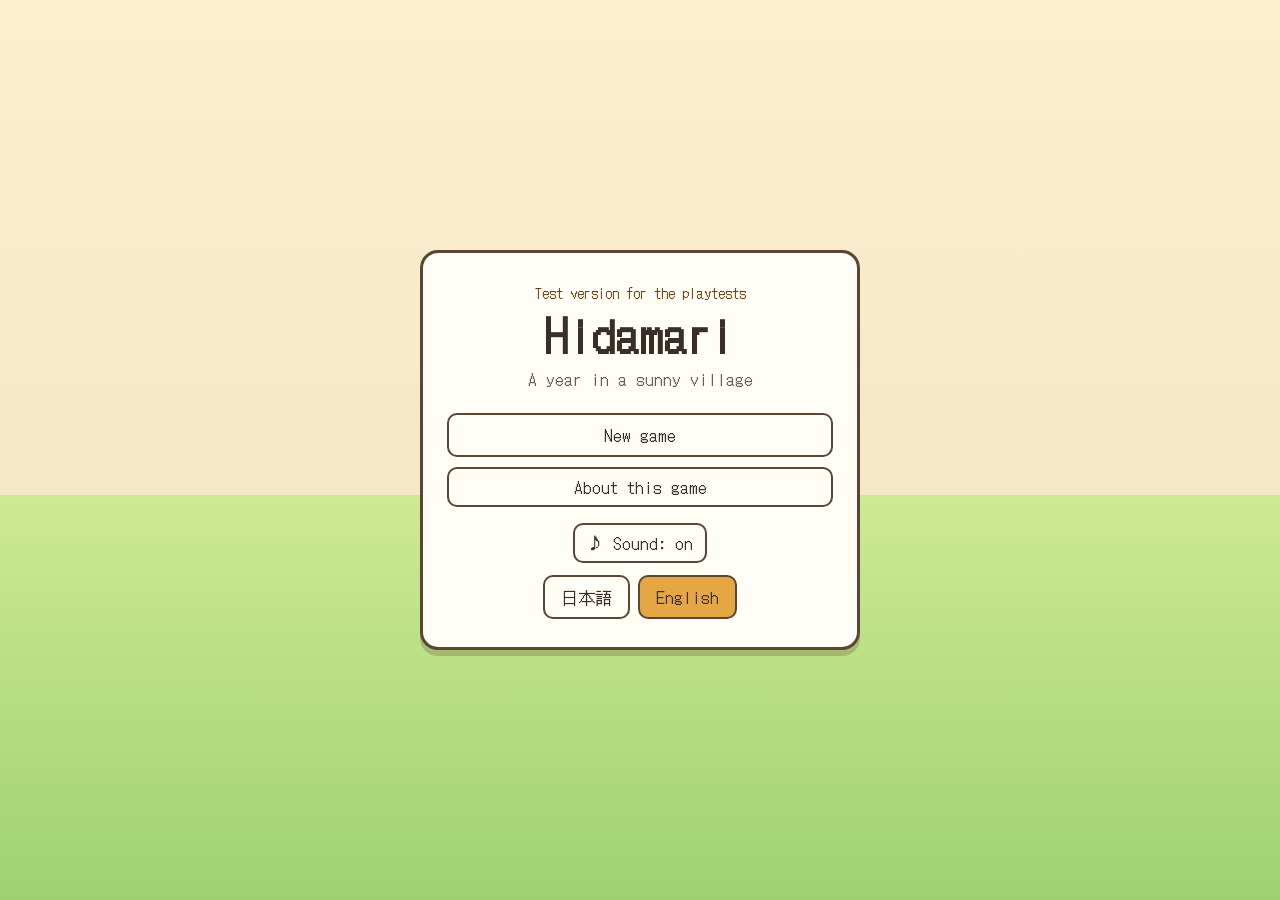
<file: index.html>
<!doctype html>
<html lang="en">
<head>
<meta charset="utf-8">
<meta name="viewport" content="width=device-width, initial-scale=1, viewport-fit=cover">
<!-- All texts on this page come from lang/en.js and lang/ja.js.
     ?v=4.2.2: the version of the game. Raise it everywhere at once (for example 4.1.2) after a
     change, so browsers fetch the new files instead of mixing them with older ones they keep. -->
<title data-i18n="app.pageTitle"></title>
<meta name="theme-color" content="#F6E8C6">
<!-- App icon and app description for installing the game (icons made by tools/make-icons.js) -->
<link rel="icon" href="icons/icon.svg" type="image/svg+xml">
<link rel="apple-touch-icon" href="icons/apple-touch-icon.png">
<link rel="manifest" href="manifest.webmanifest">
<link rel="stylesheet" href="fonts/fonts.css?v=4.2.2">
<link rel="stylesheet" href="css/game.css?v=4.2.2">
</head>
<body>
  <!-- ===== Title screen ===== -->
  <section id="titleScreen" class="screen title-screen">
    <div class="title-card">
      <p class="test-note" data-i18n="title.testNote"></p>
      <h1 class="game-title" data-i18n="title.name"></h1>
      <p class="subtitle" data-i18n="title.subtitle"></p>
      <div class="title-buttons">
        <button type="button" id="continueBtn" class="btn btn-primary" hidden></button>
        <button type="button" id="newGameBtn" class="btn" data-i18n="title.newGame"></button>
        <button type="button" id="notebookBtn" class="btn" data-i18n="title.notebook" hidden></button>
        <button type="button" id="aboutBtn" class="btn btn-small" data-i18n="title.about"></button>
      </div>
      <!-- Sound on or off (text set by js/ui.js) -->
      <button type="button" id="soundBtn" class="btn btn-small sound-btn" aria-pressed="true"></button>
      <!-- Installing and playing offline (js/offline.js) -->
      <button type="button" id="installBtn" class="btn btn-small install-btn" data-i18n="title.install" hidden></button>
      <p id="installHint" class="muted install-note" data-i18n="title.installHint" hidden></p>
      <p id="offlineNote" class="muted install-note" data-i18n="title.offlineReady" hidden></p>
      <form id="nameForm" class="name-form" hidden>
        <label for="nameInput" data-i18n="title.nameLabel"></label>
        <input id="nameInput" maxlength="10" autocomplete="off" spellcheck="false">
        <fieldset class="look-pick">
          <legend data-i18n="title.lookLabel"></legend>
          <!-- The four looks, added by js/ui.js -->
          <div id="lookChoices" class="look-choices"></div>
        </fieldset>
        <p id="overwriteNote" class="muted" data-i18n="title.overwrite" hidden></p>
        <button type="submit" class="btn btn-primary" data-i18n="title.start"></button>
      </form>
      <!-- One button per language file, added by js/ui.js -->
      <nav class="lang-switch" id="langSwitch" data-i18n-aria-label="lang.switchLabel"></nav>
    </div>

    <!-- The village notebook from the title screen: every note found in any game -->
    <div id="titlePanel" class="panel" hidden role="dialog" aria-modal="true" aria-labelledby="titlePanelTitle">
      <div class="panel-box">
        <h2 id="titlePanelTitle" data-i18n="notebook.title"></h2>
        <div id="titlePanelBody" class="panel-body"></div>
        <div class="panel-actions"><button type="button" id="titlePanelClose" class="btn btn-primary" data-i18n="ui.close"></button></div>
      </div>
    </div>
  </section>

  <!-- ===== The game ===== -->
  <section id="gameScreen" class="screen game-screen" hidden>
    <div id="stage" class="stage">
      <canvas id="world" data-i18n-aria-label="game.worldLabel" role="img"></canvas>
    </div>

    <header class="hud">
      <div class="hud-box"><span id="hudDay"></span> <span id="hudTime" class="hud-time"></span> <span id="hudWeather"></span></div>
      <div class="hud-box hud-right"><span id="hudMoney"></span>
        <button type="button" id="mapBtn" class="btn btn-small" data-i18n="ui.map"></button>
        <button type="button" id="menuBtn" class="btn btn-small" data-i18n="ui.menu"></button></div>
    </header>

    <p id="sceneInfo" class="scene-info" aria-live="polite" hidden></p>
    <p id="hint" class="hint" aria-live="polite" hidden></p>
    <button type="button" id="actionBtn" class="action-btn" hidden></button>

    <!-- Conversations -->
    <div id="dialogue" class="dialogue" hidden tabindex="-1" aria-live="polite">
      <div class="dialogue-head"><span id="dlgName" class="dlg-name"></span><span id="dlgHearts" class="hearts"></span></div>
      <p id="dlgText" class="dlg-text"></p>
      <div id="dlgChoices" class="choices"></div>
      <span id="dlgNext" class="dlg-next" aria-hidden="true">▼</span>
    </div>

    <!-- Build mode -->
    <div id="buildBar" class="build-bar" hidden role="region" data-i18n-aria-label="build.title">
      <div class="build-head"><h2 data-i18n="build.title"></h2><p class="muted" data-i18n="build.help"></p></div>
      <div id="buildTools" class="tools"></div>
      <p id="buildInfo" class="build-info"></p>
      <p id="buildProblem" class="build-problem"></p>
      <div class="build-actions">
        <button type="button" id="buildUndo" class="btn btn-small" data-i18n="build.undo"></button>
        <button type="button" id="buildCancel" class="btn btn-small" data-i18n="build.cancel"></button>
        <button type="button" id="buildGo" class="btn btn-small btn-primary" data-i18n="build.go"></button>
      </div>
    </div>

    <!-- Windows: bag, diary, menu, settings, evening summary -->
    <div id="panel" class="panel" hidden role="dialog" aria-modal="true" aria-labelledby="panelTitle">
      <div class="panel-box">
        <h2 id="panelTitle"></h2>
        <div id="panelBody" class="panel-body"></div>
        <div id="panelActions" class="panel-actions"></div>
      </div>
    </div>
  </section>

  <script src="js/i18n.js?v=4.2.2"></script>
  <script src="lang/en.js?v=4.2.2"></script>
  <script src="lang/ja.js?v=4.2.2"></script>
  <script src="lang/ja-readings.js?v=4.2.2"></script>
  <script src="js/furigana.js?v=4.2.2"></script>
  <script src="js/music.js?v=4.2.2"></script>
  <script src="js/sound.js?v=4.2.2"></script>
  <script src="js/sprite-sheet.js?v=4.2.2"></script>
  <script src="js/map-data.js?v=4.2.2"></script>
  <script src="js/game-data.js?v=4.2.2"></script>
  <script src="js/rules.js?v=4.2.2"></script>
  <script src="js/community.js?v=4.2.2"></script>
  <script src="js/festivals.js?v=4.2.2"></script>
  <script src="js/events.js?v=4.2.2"></script>
  <script src="js/notebook.js?v=4.2.2"></script>
  <script src="js/soundscape.js?v=4.2.2"></script>
  <script src="js/save.js?v=4.2.2"></script>
  <script src="js/offline.js?v=4.2.2"></script>
  <script src="js/render.js?v=4.2.2"></script>
  <script src="js/input.js?v=4.2.2"></script>
  <script src="js/world.js?v=4.2.2"></script>
  <script src="js/dialogue.js?v=4.2.2"></script>
  <script src="js/talks.js?v=4.2.2"></script>
  <script src="js/story.js?v=4.2.2"></script>
  <script src="js/scenes.js?v=4.2.2"></script>
  <script src="js/minimap.js?v=4.2.2"></script>
  <script src="js/ui.js?v=4.2.2"></script>
  <script src="js/build.js?v=4.2.2"></script>
  <script src="js/main.js?v=4.2.2"></script>
</body>
</html>
</file>
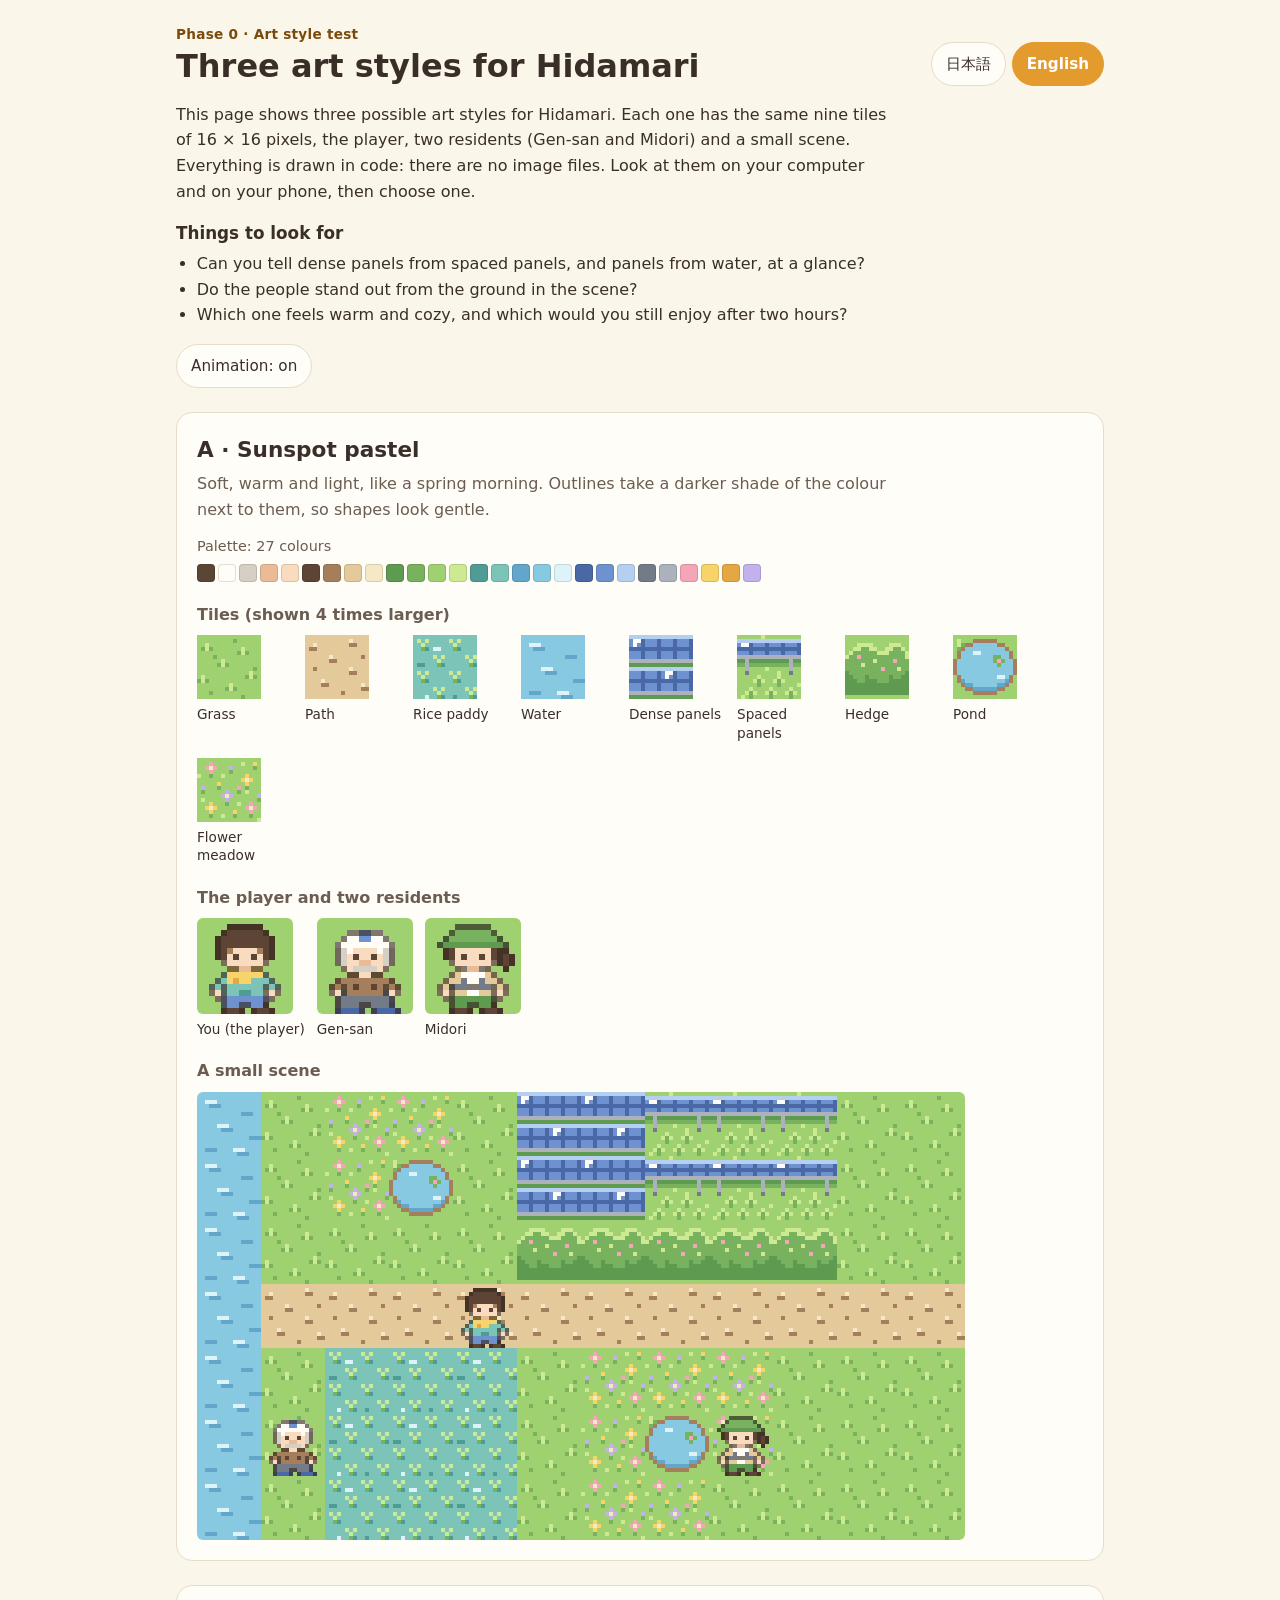
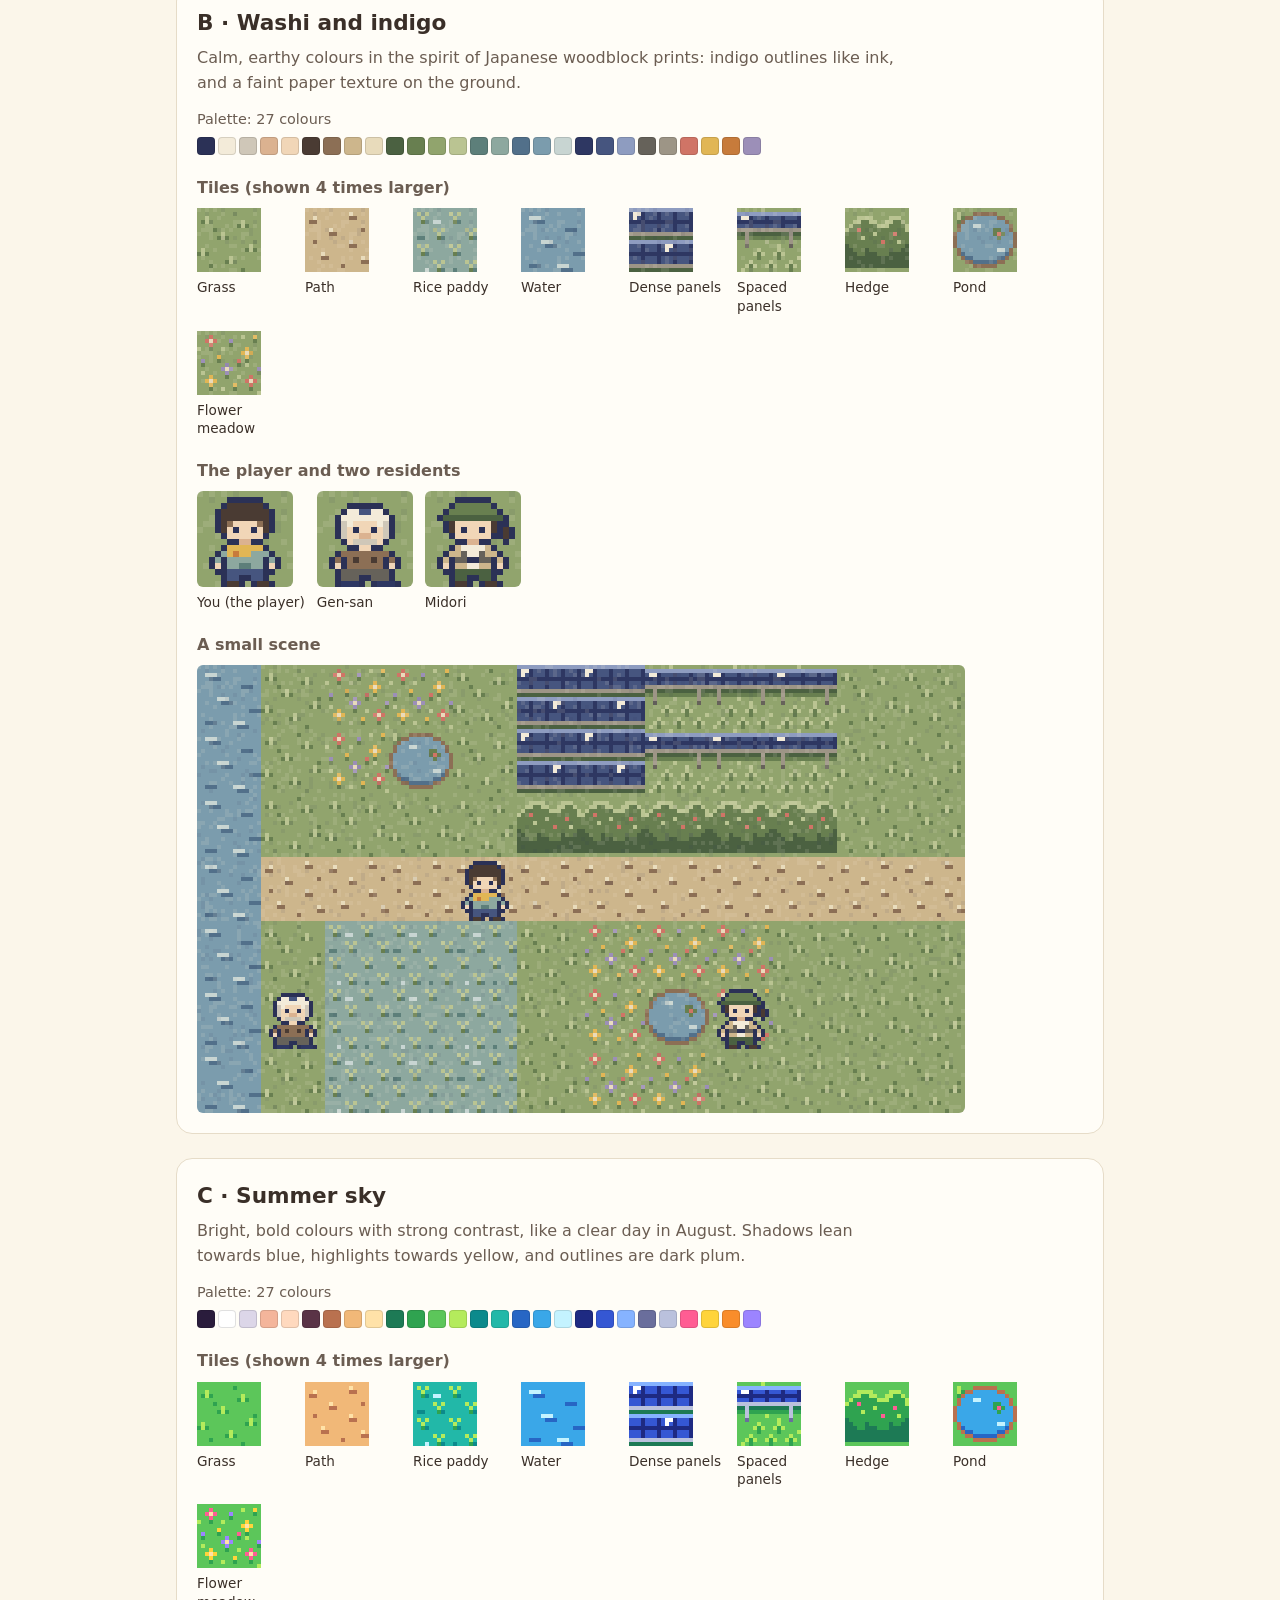
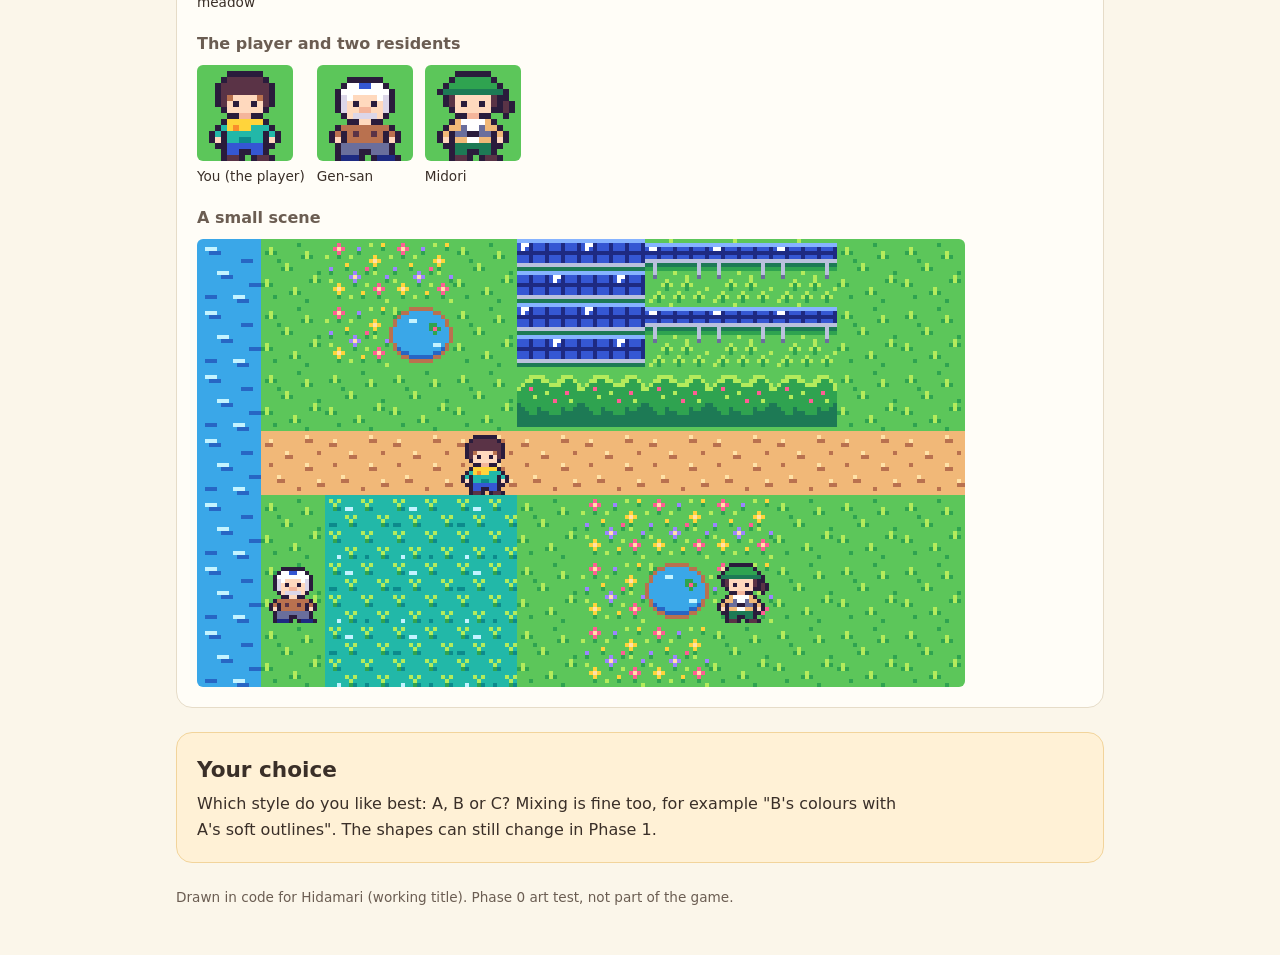
<file: art-test.html>
<!doctype html>
<html lang="en">
<head>
<meta charset="utf-8">
<meta name="viewport" content="width=device-width, initial-scale=1">
<!-- All texts on this page come from lang/en.js and lang/ja.js -->
<title data-i18n="art.pageTitle"></title>
<link rel="stylesheet" href="css/art-test.css">
</head>
<body>
  <header class="top">
    <div>
      <p class="kicker" data-i18n="art.kicker"></p>
      <h1 data-i18n="art.title"></h1>
    </div>
    <!-- One button per language file, added by js/art-test.js -->
    <nav class="lang-switch" id="langSwitch" data-i18n-aria-label="lang.switchLabel"></nav>
  </header>

  <main>
    <section class="intro">
      <p data-i18n="art.intro"></p>
      <h2 data-i18n="art.lookForTitle"></h2>
      <ul>
        <li data-i18n="art.lookFor1"></li>
        <li data-i18n="art.lookFor2"></li>
        <li data-i18n="art.lookFor3"></li>
      </ul>
      <button type="button" class="btn" id="animBtn" aria-pressed="true"></button>
    </section>

    <!-- The three style cards are added here by js/art-test.js -->
    <div id="styles"></div>

    <section class="choose">
      <h2 data-i18n="art.chooseTitle"></h2>
      <p data-i18n="art.chooseText"></p>
    </section>
  </main>

  <footer>
    <p data-i18n="art.footer"></p>
  </footer>

  <script src="js/i18n.js"></script>
  <script src="lang/en.js"></script>
  <script src="lang/ja.js"></script>
  <script src="js/art-test.js"></script>
</body>
</html>
</file>
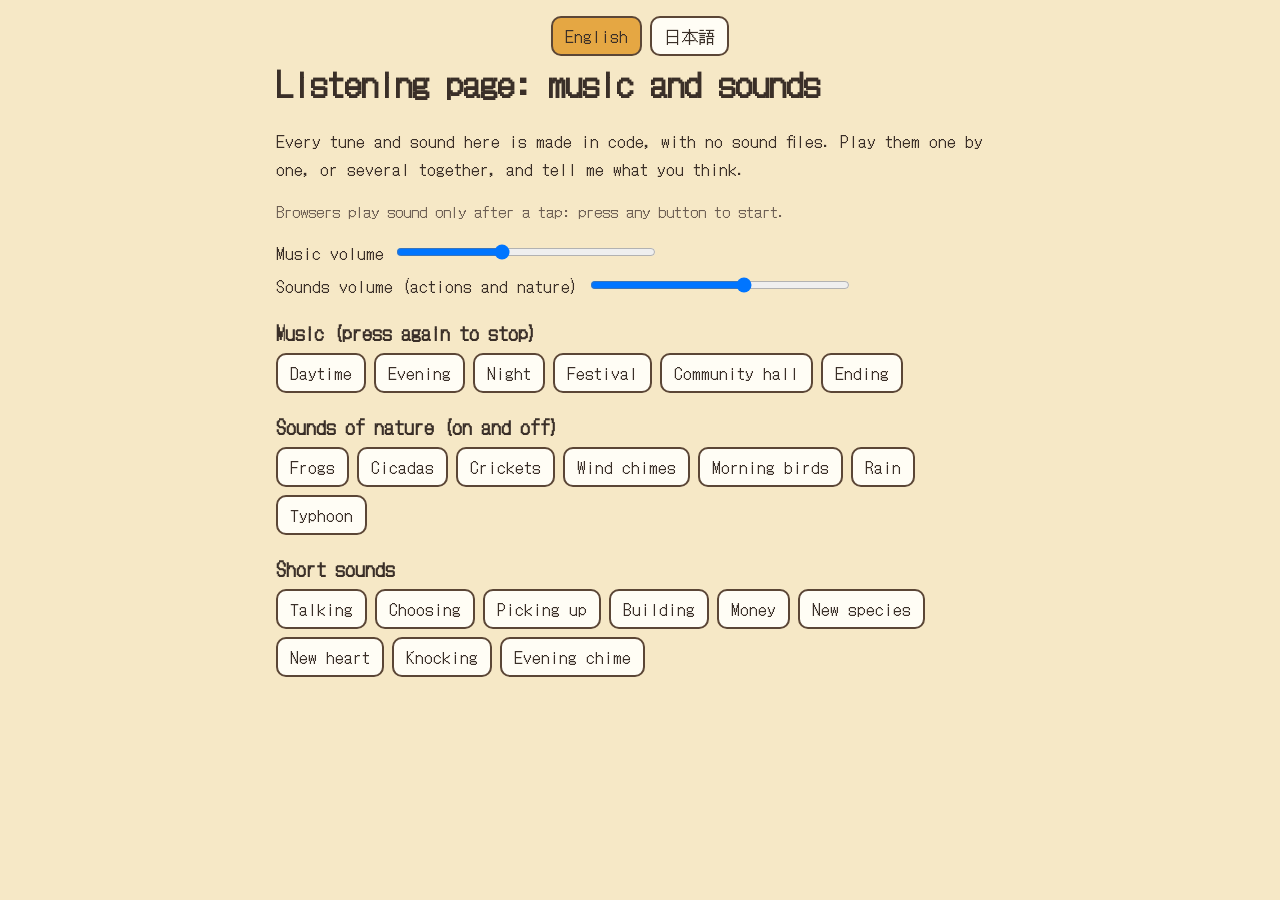
<file: sound-test.html>
<!doctype html>
<html lang="en">
<head>
<meta charset="utf-8">
<meta name="viewport" content="width=device-width, initial-scale=1">
<!-- The listening page for the music and sounds (Milestone 3.3). All texts come from lang/en.js and lang/ja.js -->
<title data-i18n="sound.pageTitle"></title>
<link rel="stylesheet" href="fonts/fonts.css">
<link rel="stylesheet" href="css/game.css">
<style>
  html, body { overflow: auto; height: auto; background: var(--paper-2); }
  .sound-page { max-width: 760px; margin: 0 auto; padding: 16px; }
  .sound-page h1 { margin: 0 0 4px; }
  .sound-page h2 { margin: 18px 0 6px; font-size: 1.1rem; }
  .sound-grid { display: flex; flex-wrap: wrap; gap: 8px; }
  .sound-grid .btn[aria-pressed="true"] { background: var(--accent); }
  .volume { display: flex; align-items: center; gap: 10px; margin: 6px 0; }
  .volume input { flex: 1; max-width: 260px; }
  .muted-note { color: var(--ink-soft); font-size: 0.9rem; }
</style>
</head>
<body>
  <main class="sound-page">
    <nav class="lang-switch" id="langSwitch" data-i18n-aria-label="lang.switchLabel"></nav>
    <h1 data-i18n="sound.title"></h1>
    <p data-i18n="sound.intro"></p>
    <p class="muted-note" data-i18n="sound.tap"></p>

    <div class="volume"><label for="musicVol" data-i18n="settings.musicVolume"></label><input id="musicVol" type="range" min="0" max="100" value="40"></div>
    <div class="volume"><label for="soundVol" data-i18n="settings.soundVolume"></label><input id="soundVol" type="range" min="0" max="100" value="60"></div>

    <h2 data-i18n="sound.music"></h2>
    <!-- One button per tune, added by js/sound-test.js -->
    <div class="sound-grid" id="tunes"></div>

    <h2 data-i18n="sound.nature"></h2>
    <div class="sound-grid" id="nature"></div>

    <h2 data-i18n="sound.effects"></h2>
    <div class="sound-grid" id="effects"></div>
  </main>

  <script src="js/i18n.js"></script>
  <script src="lang/en.js"></script>
  <script src="lang/ja.js"></script>
  <script src="js/music.js"></script>
  <script src="js/sound.js"></script>
  <script src="js/sound-test.js"></script>
</body>
</html>
</file>
<file: fonts/fonts.css>
/* The font of Hidamari, kept in the project so the game works offline and doesn't contact Google.
   Made by tools/make-fonts.js from Google Fonts, with only the characters the game uses (characters.json).
   Don't edit this file by hand: run  node tools/make-fonts.js  again after adding text with new characters.
   Licence: SIL Open Font License 1.1, see OFL-dotgothic16.txt in this folder. */

@font-face {
  font-family: "DotGothic16";
  font-style: normal;
  font-weight: 400;
  font-display: swap;
  src: url("dotgothic16-1.woff2") format("woff2");
  unicode-range: U+20-7E, U+A0-FF, U+14D, U+16B, U+2010-2027, U+2190-2193, U+2212, U+2248, U+25B3, U+25BC, U+25CB, U+2600-2602, U+2661, U+2665, U+266A, U+2744, U+3000-303F, U+3041-3096, U+309B-309E, U+30A1-30FE, U+4E00, U+4E07-4E0B, U+4E0D, U+4E16, U+4E21, U+4E26, U+4E2D, U+4E38, U+4E3B, U+4E57, U+4E71, U+4E73, U+4E7E, U+4E86, U+4E88, U+4E8B-4E8C, U+4E92, U+4E94, U+4EA4, U+4EAC, U+4EBA, U+4ECA-4ECB, U+4ED5, U+4ED8;
}

@font-face {
  font-family: "DotGothic16";
  font-style: normal;
  font-weight: 400;
  font-display: swap;
  src: url("dotgothic16-2.woff2") format("woff2");
  unicode-range: U+4EE3, U+4EE5, U+4EEE, U+4EF2, U+4EF6, U+4EFB, U+4F11, U+4F1A, U+4F1D, U+4F3A, U+4F4D-4F50, U+4F53, U+4F55, U+4F59, U+4F5C, U+4F7F, U+4F8B, U+4FA1, U+4FBF, U+4FC2-4FC3, U+4FDD, U+4FE1, U+4FEE, U+500B, U+500D, U+5012, U+5019, U+5024, U+505C, U+5065, U+5074, U+5099, U+50AC, U+50B7, U+50CD, U+50CF, U+512A, U+5143-5145, U+5148-5149, U+5165, U+5168, U+516C, U+5171, U+5177-5178, U+5185-5186, U+518D, U+5197, U+5199, U+51AC, U+51B7, U+51CD, U+51DB, U+51FA, U+5206-5208, U+5217, U+521D, U+5224, U+5229, U+5230, U+5236-5237, U+523A, U+5247, U+524A, U+524D, U+5263-5264, U+5272, U+5287, U+529B, U+52A0, U+52A9, U+52B9, U+52C9, U+52D5, U+52D9, U+52DD, U+52DF, U+52E2, U+5305, U+5316-5317, U+5339-533B, U+5341, U+5343, U+5348, U+534A, U+5353-5354, U+5357, U+535A, U+5370-5371, U+5375, U+539F, U+53BB, U+53C2, U+53CB, U+53CD-53CE, U+53D6-53D7, U+53E3-53E5, U+53EC, U+53EF-53F0, U+53F2-53F3, U+53F7-53F8, U+5408-5409, U+540C-540D, U+5411, U+542B, U+5438, U+5442, U+544A, U+5468, U+5473, U+547C-547D, U+548C, U+54B2, U+54C1, U+54E1, U+5531, U+5546, U+554F, U+559C, U+55B6, U+5668, U+56DB, U+56DE, U+56E3, U+56F0, U+56F2-56F3, U+56FA, U+56FD, U+5712, U+571F, U+5728, U+5730, U+5742, U+5747, U+578B, U+57A3, U+57CB, U+57DF, U+57FA, U+5802, U+5806, U+5824, U+5831, U+5834, U+5869, U+5883, U+5897, U+58A8, U+58C1, U+58F0, U+58F2, U+5909, U+590F, U+5915-5916, U+591A, U+591C, U+5927, U+5929-592B, U+5931, U+5948, U+5965, U+5973, U+597D, U+59CB, U+59D3-59D4, U+59FF, U+5A18, U+5A5A, U+5B50, U+5B57-5B58, U+5B63, U+5B66, U+5B6B, U+5B85, U+5B88-5B89, U+5B8C, U+5B9A, U+5B9D, U+5B9F, U+5BA2-5BA4, U+5BB3, U+5BB6, U+5BC4, U+5BC6, U+5BCC, U+5BD2, U+5BDD, U+5BDF, U+5BF8, U+5BFE, U+5C0E-5C0F, U+5C11, U+5C31, U+5C3E, U+5C40, U+5C45, U+5C4A-5C4B, U+5C71, U+5CB8, U+5D50, U+5DDD-5DDE, U+5DE3, U+5DE5-5DE6, U+5DEE, U+5DFB, U+5E02-5E03, U+5E0C, U+5E2D, U+5E2F-5E30, U+5E33, U+5E38, U+5E3D, U+5E55, U+5E72-5E74, U+5E7C, U+5E81, U+5E83, U+5E95, U+5E97, U+5E9C, U+5EA6-5EA7, U+5EAB, U+5EAD, U+5EB7, U+5EC3, U+5EFA, U+5F0F, U+5F15, U+5F1F, U+5F35, U+5F37, U+5F53, U+5F62, U+5F69, U+5F71, U+5F79, U+5F7C, U+5F85, U+5F8B-5F8C, U+5F97, U+5FA9, U+5FC3, U+5FC5, U+5FD8-5FD9, U+5FDC, U+601D, U+6025, U+6027, U+604B, U+6052, U+6065, U+6069, U+606F, U+6075, U+6094, U+60AA, U+60B2, U+60C5, U+60E7, U+60F3, U+610F, U+611F, U+614E, U+6162-6163, U+616E, U+61A9, U+61D0, U+6210, U+6238, U+623B, U+623F-6240, U+624B, U+6255, U+6271, U+627F, U+6295, U+6298, U+629C, U+629E, U+62BC, U+62C5, U+62CD, U+62FE, U+6301, U+6307, U+632F, U+633F, U+6383, U+6388, U+6392, U+6398, U+63A1-63A2, U+63A7-63A8, U+63B2, U+63CF-63D0, U+63E1, U+63F4, U+642C, U+6458, U+64A4, U+64AE, U+652F, U+653E, U+6557, U+6559, U+6563, U+6570, U+6574-6575, U+6577, U+6587, U+6599, U+659C, U+65AD, U+65B0, U+65B9, U+65BD, U+65CF, U+65E5, U+65E9, U+660E, U+6614, U+661F, U+6625, U+6628, U+663C, U+6642, U+6666, U+6669, U+666F, U+6674, U+6691, U+6696-6697, U+66AE, U+66F2, U+66F8, U+66FF-6700, U+6708-6709, U+671B, U+671D, U+671F, U+6728, U+672A-672C;
}

@font-face {
  font-family: "DotGothic16";
  font-style: normal;
  font-weight: 400;
  font-display: swap;
  src: url("dotgothic16-3.woff2") format("woff2");
  unicode-range: U+672D, U+673A, U+6750-6751, U+675F, U+6761, U+6765, U+676F, U+6771, U+677E-677F, U+6797, U+679A, U+679C-679D, U+67B6, U+67C4, U+67F1, U+67F3-67F5, U+67FB, U+67FF, U+6817, U+6821, U+682A, U+6839, U+683C, U+6848, U+685C, U+6885, U+68A8, U+68C4, U+68D2, U+68DA, U+68EE, U+690D, U+691C, U+693F, U+696D, U+697D, U+69CB, U+69D8, U+6A19, U+6A2A, U+6A39, U+6A4B, U+6A5F, U+6B20-6B21, U+6B32, U+6B4C, U+6B53, U+6B62-6B63, U+6B69, U+6B73, U+6B8B, U+6BB5, U+6BCD-6BCE, U+6BD4, U+6BDB, U+6C11, U+6C17, U+6C34, U+6C41-6C42, U+6C5A, U+6C5F-6C60, U+6C7A, U+6CBB, U+6CBF, U+6CCA, U+6CD5, U+6CE1-6CE3, U+6CE5, U+6CE8, U+6D3B, U+6D3E, U+6D41, U+6D45, U+6D6E, U+6D77, U+6D88, U+6DB2, U+6DBC, U+6DFB, U+6E05, U+6E08, U+6E1B, U+6E21, U+6E29, U+6E2C, U+6E6F, U+6E7F-6E80, U+6E90, U+6E96, U+6E9D, U+6EC5, U+6F22, U+6F2C, U+6F84, U+6FC1, U+6FC3, U+702C, U+706F-7070, U+707D, U+7092, U+70B9, U+7121, U+7136, U+713C, U+718A, U+719F, U+71B1, U+71C3, U+7236, U+7247-7248, U+725B, U+7269, U+7279, U+72AC, U+72E9, U+72EC, U+732B, U+732E, U+7387, U+7389, U+73CD, U+73FE, U+7403, U+7406, U+74B0, U+7518, U+751F, U+7523, U+7528, U+7530-7531, U+7533, U+753A-753B, U+754C, U+7551, U+756A, U+7570, U+7591, U+75B2, U+75DB, U+7652, U+767A-767B, U+767D-767E, U+7684, U+7686, U+76BF, U+76CA, U+76EE, U+76F4, U+76F8, U+7701, U+770B-770C, U+771F-7720, U+773A, U+7740, U+77E2, U+77E5, U+77ED, U+77F3, U+7802, U+7814, U+783A, U+78BA, U+793A, U+793C, U+793E, U+7948, U+795D-795E, U+796D, U+7981, U+79C1, U+79CB, U+79D1, U+79D8, U+79FB, U+7A1A, U+7A2E, U+7A32, U+7A3F, U+7A4D, U+7A6B, U+7A74, U+7A76, U+7A7A, U+7A93, U+7ACB, U+7AEF, U+7B11, U+7B2C, U+7B46, U+7B49, U+7B4B, U+7B54, U+7BA1, U+7BB1, U+7BC0, U+7C3F, U+7C73, U+7CDE, U+7CF8, U+7D04-7D05, U+7D0B, U+7D0D, U+7D19, U+7D20, U+7D2B, U+7D30, U+7D39, U+7D42, U+7D44, U+7D50, U+7D66, U+7D71, U+7D75-7D76, U+7D99-7D9A, U+7DCA, U+7DD1-7DD2, U+7DDA, U+7DF4, U+7E01, U+7F36, U+7F6E, U+7F72, U+7FA9, U+7FBD, U+7FD2, U+7FFB, U+8003, U+8005, U+8015, U+8033, U+805E, U+8074, U+80A5, U+80A9, U+80B2, U+80CC, U+80F8, U+8150, U+8155, U+8170, U+819D, U+81EA, U+81F3, U+821E, U+8239, U+826F, U+8272, U+829D, U+82B1, U+82B8, U+82D7, U+82E5, U+8302, U+8336, U+8349, U+83D3, U+83DC, U+843D, U+8449, U+84C4, U+8535, U+85A6, U+85AC, U+85CD, U+85E4, U+866B, U+871C, U+884C, U+8853, U+8857, U+8868, U+888B, U+88AB, U+88C5, U+88CF, U+88DC, U+897F, U+8981, U+8986, U+898B, U+898F, U+899A, U+89A7, U+89AA, U+89B3, U+89D2, U+89E3, U+8A00, U+8A08, U+8A0E, U+8A18, U+8A2A, U+8A2D, U+8A31, U+8A33, U+8A3A, U+8A3C, U+8A5E, U+8A63, U+8A66, U+8A71, U+8A73, U+8A87, U+8A8D, U+8A98, U+8A9E, U+8AAC-8AAD, U+8AB0, U+8ABF, U+8AC7, U+8ACB, U+8B1D, U+8B70, U+8B77, U+8C37, U+8C46, U+8C4A, U+8C61, U+8C9D, U+8CA2, U+8CA7, U+8CAC, U+8CB7-8CB8, U+8CBB-8CBC, U+8CC3, U+8CC7, U+8CDB, U+8CEA, U+8D08, U+8D64, U+8D70, U+8D77, U+8D85, U+8D8A, U+8DA3, U+8DB3, U+8DE1, U+8DEF, U+8E0A, U+8EAB, U+8ECA, U+8ECD, U+8ED2, U+8EE2, U+8F09, U+8F1D, U+8F2A, U+8F9E, U+8FB2, U+8FBA, U+8FBC, U+8FCE, U+8FD1, U+8FD4, U+8FF7, U+8FFD, U+9001, U+9003, U+9006, U+901A, U+901F-9020, U+9023, U+9031-9032, U+9045, U+904A-904B, U+904E, U+9053-9054;
}

@font-face {
  font-family: "DotGothic16";
  font-style: normal;
  font-weight: 400;
  font-display: swap;
  src: url("dotgothic16-4.woff2") format("woff2");
  unicode-range: U+9060, U+906E, U+9078, U+907F, U+90AA, U+90E8, U+90ED, U+90F5, U+90F7, U+90FD, U+914D, U+9152, U+9178, U+91C8, U+91CC-91CF, U+91D1, U+91DD, U+91E3, U+9234, U+9244, U+925B, U+9332, U+9375, U+938C, U+9418, U+9451, U+9577, U+9580, U+9589, U+958B, U+9593, U+95A2, U+95C7, U+962A, U+9632, U+964D, U+9650, U+9662, U+9664, U+9670, U+9678, U+967D, U+968A, U+9694, U+969B, U+96A0, U+96A3, U+96BC, U+96C6-96C7, U+96E2-96E3, U+96E8, U+96EA, U+96FB, U+971C, U+9752, U+9759, U+975E, U+9762, U+9774, U+97F3, U+97FF, U+9802, U+9806, U+982D, U+983C, U+984C-984D, U+9854, U+9858, U+985E, U+98A8, U+98DB, U+98DF, U+98F2, U+98FC, U+98FE, U+9928, U+9999, U+99D2, U+9A13, U+9A5A, U+9AD8, U+9AEA, U+9B42, U+9B54, U+9B5A, U+9CE5, U+9CF4, U+9EA6, U+9EC4, U+9ED2, U+9ED9, U+9F13, U+9F3B, U+FF01-FF5E;
}
</file>
<file: css/game.css>
/* Hidamari: the look of the game page (art style A, "Sunspot pastel"). */

:root {
  color-scheme: light;
  --paper: #FFFDF5;
  --paper-2: #F6E8C6;
  --ink: #3A2F28;
  --ink-soft: #6B5D52;
  --line: #5B4636;
  --accent: #E5A743;
  --accent-ink: #6B4310;
  --heart: #D9667E;
  --grass: #5E9A50;
  --shade: rgba(40, 32, 26, 0.5);
  --pixel-font: "DotGothic16", system-ui, -apple-system, "Segoe UI", "Hiragino Sans", "Yu Gothic UI", Meiryo, sans-serif;
  --plain-font: system-ui, -apple-system, "Segoe UI", "Hiragino Sans", "Hiragino Kaku Gothic ProN", "Yu Gothic UI", Meiryo, sans-serif;
  --safe-top: env(safe-area-inset-top, 0px);
  --safe-bottom: env(safe-area-inset-bottom, 0px);
}

* { box-sizing: border-box; }

html, body {
  margin: 0;
  height: 100%;
  overflow: hidden;
  background: var(--grass);
  color: var(--ink);
  font-family: var(--pixel-font);
  /* The text size setting (normal, large, extra large) scales all text through --text-scale */
  font-size: calc(16px * var(--text-scale, 1));
  line-height: 1.6;
  -webkit-text-size-adjust: 100%;
}
body.plain-font { font-family: var(--plain-font); }

[hidden] { display: none !important; }

.screen { position: fixed; inset: 0; }

/* ----- Buttons ----- */
.btn, .choice, .lang-btn, .tool {
  font: inherit;
  color: var(--ink);
  background: var(--paper);
  border: 2px solid var(--line);
  border-radius: 10px;
  min-height: 44px;
  padding: 6px 16px;
  cursor: pointer;
}
.btn:hover, .choice:hover, .tool:hover { background: #FFF4D8; }
.btn-primary { background: var(--accent); color: #2E1C05; }
.btn-primary:hover { background: #F0B95A; }
.btn-small { min-height: 40px; padding: 4px 12px; }
.btn:disabled { opacity: 0.45; cursor: default; }
button:focus-visible, input:focus-visible, .dialogue:focus-visible {
  outline: 3px solid #2F6FB0;
  outline-offset: 2px;
}
.muted { color: var(--ink-soft); }
.big { font-size: 1.15rem; }

/* ----- Title screen ----- */
.title-screen {
  display: flex;
  align-items: center;
  justify-content: center;
  padding: 16px;
  background: linear-gradient(#FBEFD0, #F6E8C6 55%, #CDEA92 55%, #9FD171);
  overflow: auto;
}
.title-card {
  width: min(440px, 100%);
  text-align: center;
  background: var(--paper);
  border: 3px solid var(--line);
  border-radius: 18px;
  padding: 28px 24px;
  box-shadow: 0 6px 0 rgba(91, 70, 54, 0.25);
}
.game-title { margin: 4px 0 0; font-size: 2.6rem; line-height: 1.2; letter-spacing: 0.04em; }
.subtitle { margin: 4px 0 20px; color: var(--ink-soft); }
.test-note { margin: 0; font-size: 0.85rem; color: var(--accent-ink); }
.title-buttons { display: flex; flex-direction: column; gap: 10px; margin-bottom: 16px; }
.name-form { display: flex; flex-direction: column; gap: 8px; margin: 0 0 16px; text-align: left; }
.name-form input {
  font: inherit;
  font-size: 1.1rem;
  min-height: 44px;
  padding: 6px 12px;
  border: 2px solid var(--line);
  border-radius: 10px;
  background: #fff;
  color: var(--ink);
}
/* The four looks: small pictures to choose from (the radio buttons stay usable with the keyboard) */
.look-pick { border: 0; margin: 4px 0 0; padding: 0; }
.look-pick legend { padding: 0; margin-bottom: 8px; }
.look-choices { display: flex; gap: 10px; justify-content: center; flex-wrap: wrap; }
.look-btn { position: relative; display: block; cursor: pointer; }
.look-btn input { position: absolute; opacity: 0; width: 100%; height: 100%; margin: 0; cursor: pointer; }
.look-btn canvas {
  display: block;
  width: 64px;
  height: 64px;
  padding: 4px;
  box-sizing: content-box;
  border: 3px solid var(--line);
  border-radius: 12px;
  background: #fff;
  image-rendering: pixelated;
}
.look-btn input:checked + canvas { border-color: var(--accent-ink); background: var(--accent); }
.look-btn input:focus-visible + canvas { outline: 3px solid var(--accent-ink); outline-offset: 2px; }
@media (max-width: 420px) {
  .look-choices { gap: 8px; }
  .look-btn canvas { width: 48px; height: 48px; }
}
.lang-switch { display: flex; gap: 8px; justify-content: center; flex-wrap: wrap; }
.lang-btn[aria-pressed="true"], .size-btn[aria-pressed="true"] { background: var(--accent); }
.size-switch { display: flex; gap: 8px; flex-wrap: wrap; }
.volume-row input { flex: 1; min-width: 120px; }
.sound-btn, .install-btn { display: block; margin: 0 auto 12px; }
.install-note { margin: 0 0 12px; font-size: 0.85rem; }

/* ----- The game ----- */
.game-screen { background: var(--grass); }
.stage {
  position: absolute;
  inset: 0;
  overflow: hidden;
}
.stage canvas {
  display: block;
  touch-action: none;
  image-rendering: -moz-crisp-edges;
  image-rendering: crisp-edges;
  image-rendering: pixelated;
}
canvas.px {
  image-rendering: -moz-crisp-edges;
  image-rendering: crisp-edges;
  image-rendering: pixelated;
}

.hud {
  position: absolute;
  top: calc(8px + var(--safe-top));
  left: 8px;
  right: 8px;
  display: flex;
  justify-content: space-between;
  align-items: flex-start;
  gap: 8px;
  pointer-events: none;
}
.hud-box {
  pointer-events: auto;
  display: flex;
  align-items: center;
  gap: 8px;
  flex-wrap: wrap;
  background: rgba(255, 253, 245, 0.92);
  border: 2px solid var(--line);
  border-radius: 12px;
  padding: 4px 10px;
  font-size: 0.95rem;
}
.hud-time { font-variant-numeric: tabular-nums; font-weight: 700; }
/* The buttons (Map, Menu) stay side by side; on phones the money moves next to the weather (js/ui.js) */
.hud-right { flex-wrap: nowrap; flex-shrink: 0; }
.hud > .hud-box:first-child { min-width: 0; }

.hint {
  position: absolute;
  left: 50%;
  bottom: calc(16px + var(--safe-bottom));
  transform: translateX(-50%);
  max-width: min(92%, 640px);
  margin: 0;
  padding: 6px 14px;
  background: rgba(58, 47, 40, 0.85);
  color: #FFFDF5;
  border-radius: 999px;
  text-align: center;
  font-size: 0.95rem;
  pointer-events: none;
}

/* In the community hall: the room's warmth, or what the zoning stickers mean */
.scene-info {
  position: absolute;
  left: 50%;
  top: calc(56px + var(--safe-top));
  transform: translateX(-50%);
  width: max-content;
  max-width: min(92%, 640px);
  margin: 0;
  padding: 2px 14px;
  background: rgba(255, 253, 245, 0.92);
  border: 2px solid var(--line);
  border-radius: 999px;
  text-align: center;
  font-size: 0.9rem;
  pointer-events: none;
}

.action-btn {
  position: absolute;
  right: calc(16px + env(safe-area-inset-right, 0px));
  bottom: calc(64px + var(--safe-bottom));
  width: 84px;
  height: 84px;
  border-radius: 50%;
  border: 3px solid var(--line);
  background: var(--accent);
  color: #2E1C05;
  font: inherit;
  font-size: 0.9rem;
  line-height: 1.2;
  padding: 4px;
  box-shadow: 0 4px 0 rgba(91, 70, 54, 0.35);
  touch-action: manipulation;
}
.action-btn.idle { background: rgba(255, 253, 245, 0.75); }

/* ----- Conversations ----- */
.dialogue {
  position: absolute;
  left: 12px;
  right: 12px;
  bottom: calc(12px + var(--safe-bottom));
  max-width: 760px;
  margin: 0 auto;
  min-height: 120px;
  background: var(--paper);
  border: 3px solid var(--line);
  border-radius: 14px;
  padding: 10px 16px 14px;
  font-size: 1.08rem;
  box-shadow: 0 4px 0 rgba(91, 70, 54, 0.3);
  cursor: pointer;
}
.dialogue.narration { background: #FBF3DF; }
.dialogue[data-who="letter"] { background: #FFFFFF; }
.dialogue-head { display: flex; align-items: baseline; gap: 10px; min-height: 0; }
.dlg-name {
  display: inline-block;
  background: var(--accent);
  border: 2px solid var(--line);
  border-radius: 8px;
  padding: 0 10px;
  margin-top: -24px;
  font-size: 0.95rem;
}
.hearts { color: var(--heart); letter-spacing: 0.1em; font-family: var(--plain-font); }
.dlg-text { margin: 6px 0 0; }
.dlg-next {
  position: absolute;
  right: 14px;
  bottom: 6px;
  font-size: 0.8rem;
  color: var(--ink-soft);
  font-family: var(--plain-font);
}
.choices { display: flex; flex-direction: column; gap: 6px; margin-top: 10px; }
.choice { text-align: left; }

/* ----- Build mode ----- */
.build-bar {
  position: absolute;
  left: 8px;
  right: 8px;
  bottom: calc(8px + var(--safe-bottom));
  max-width: 760px;
  margin: 0 auto;
  background: var(--paper);
  border: 3px solid var(--line);
  border-radius: 14px;
  padding: 10px 12px 12px;
  font-size: 0.95rem;
}
.build-head { display: flex; align-items: baseline; gap: 12px; flex-wrap: wrap; }
.build-head h2 { margin: 0; font-size: 1.1rem; }
.build-head p { margin: 0; font-size: 0.85rem; }
.tools { display: grid; grid-template-columns: repeat(auto-fill, minmax(124px, 1fr)); gap: 6px; margin: 8px 0; }
.tool {
  position: relative;
  display: flex;
  align-items: center;
  gap: 6px;
  padding: 4px 6px 4px 14px;
  font-size: 0.75rem;
  line-height: 1.2;
  text-align: left;
}
.tool[aria-pressed="true"] { background: var(--accent); }
.tool-icon { width: 28px; height: 28px; flex: none; }
.remove-icon {
  display: flex;
  align-items: center;
  justify-content: center;
  font-family: var(--plain-font);
  font-size: 1.6rem;
  line-height: 1;
  color: #A3361E;
  border: 2px dashed #C9B79A;
  border-radius: 4px;
}
.tool-key { position: absolute; top: 2px; left: 4px; font-size: 0.65rem; color: var(--ink-soft); }
.build-info, .build-problem { margin: 2px 0; font-size: 0.85rem; }
.build-problem { color: var(--ink-soft); min-height: 1.4em; }
.build-problem.problem { color: #A3361E; }
.build-actions { display: flex; flex-wrap: wrap; gap: 8px; justify-content: flex-end; margin-top: 6px; }

/* ----- Windows ----- */
.panel {
  position: absolute;
  inset: 0;
  display: flex;
  align-items: center;
  justify-content: center;
  padding: 16px;
  background: var(--shade);
}
.panel-box {
  width: min(600px, 100%);
  max-height: 100%;
  overflow: auto;
  background: var(--paper);
  border: 3px solid var(--line);
  border-radius: 16px;
  padding: 16px 18px;
}
.panel-box h2 { margin: 0 0 8px; font-size: 1.3rem; }
.panel-body p { margin: 6px 0; }
.panel-list { margin: 4px 0 8px; padding-left: 1.2em; }
.panel-body a { overflow-wrap: anywhere; }
/* The village map (js/minimap.js) */
.minimap-box { position: relative; margin: 0 auto 6px; max-width: 480px; border: 2px solid var(--line); border-radius: 8px; overflow: hidden; }
.minimap-box canvas { display: block; width: 100%; height: auto; image-rendering: pixelated; }
.minimap-pin, .minimap-num {
  display: inline-flex; align-items: center; justify-content: center;
  min-width: 1.35em; height: 1.35em; padding: 0 2px;
  border-radius: 999px; background: var(--paper); color: var(--ink); border: 1px solid var(--line);
  font-size: 0.7rem; line-height: 1;
}
.minimap-pin { position: absolute; transform: translate(-50%, -50%); pointer-events: none; }
.minimap-pin.flash { animation: pin-flash 0.5s ease-in-out 4; background: var(--accent); color: #2E1C05; z-index: 1; }
@keyframes pin-flash { 50% { transform: translate(-50%, -50%) scale(1.6); } }
.minimap-you {
  position: absolute; transform: translate(-50%, -110%); padding: 1px 6px; border-radius: 6px;
  background: #D96A55; color: #FFFDF5; font-size: 0.75rem; line-height: 1.3; z-index: 2;
  animation: you-blink 1.2s ease-in-out infinite;
}
.minimap-you::after {
  content: ''; position: absolute; left: 50%; top: 100%; transform: translateX(-50%);
  border: 5px solid transparent; border-top-color: #D96A55;
}
@keyframes you-blink { 50% { opacity: 0.45; } }
@media (prefers-reduced-motion: reduce) { .minimap-you, .minimap-pin.flash { animation: none; } }
.minimap-here { margin: 4px 0; font-weight: bold; }
.minimap-list { list-style: none; margin: 6px 0 0; padding: 0; display: grid; grid-template-columns: repeat(auto-fill, minmax(150px, 1fr)); gap: 4px; }
.minimap-place {
  width: 100%; display: flex; align-items: center; gap: 6px; min-height: 36px; padding: 2px 6px;
  font: inherit; font-size: 0.85rem; text-align: left; color: var(--ink);
  background: transparent; border: 1px solid transparent; border-radius: 8px; cursor: pointer;
}
.minimap-place:hover, .minimap-place:focus-visible { border-color: var(--line); background: var(--paper-2); }   /* (long links, such as the project page, wrap on phones) */
.keepsakes li { margin-bottom: 6px; }
/* Furigana: small readings above the kanji (js/furigana.js); lines need a little more room */
body.furigana { line-height: 2; }
rt { font-size: 0.5em; line-height: 1; letter-spacing: 0; }
.plain-font rt { font-size: 0.55em; }
/* The village notebook's notes */
.notes { display: flex; flex-direction: column; gap: 10px; margin: 6px 0 10px; }
.note h4 { margin: 0 0 2px; font-size: 1rem; }
.note p { margin: 0; }
.note-new {
  display: inline-block;
  margin-left: 8px;
  padding: 0 6px;
  border-radius: 6px;
  background: var(--accent);
  color: #2E1C05;
  font-size: 0.8rem;
  vertical-align: middle;
}
.keepsakes strong { display: block; }
.panel-actions { display: flex; flex-wrap: wrap; gap: 8px; justify-content: flex-end; margin-top: 12px; }
.settings { display: flex; flex-direction: column; gap: 10px; }
.setting-row { display: flex; align-items: center; gap: 10px; min-height: 44px; }
.setting-row input[type="checkbox"] { width: 24px; height: 24px; accent-color: var(--accent); }

/* Hiro's shop */
.shop-list { list-style: none; margin: 8px 0; padding: 0; display: flex; flex-direction: column; gap: 6px; }
.shop-row { display: flex; align-items: center; justify-content: space-between; gap: 12px; padding: 4px 0; border-bottom: 1px solid var(--paper-2); }
.shop-message { min-height: 1.6em; margin: 4px 0 0; }
.shop h3 { margin: 12px 0 0; font-size: 1rem; }
.views { display: flex; gap: 6px; flex-wrap: wrap; margin-right: auto; }
.view-btn[aria-pressed="true"] { background: #2F6FB0; color: #fff; }

/* Nature diary */
.diary-grid { display: grid; grid-template-columns: repeat(auto-fill, minmax(160px, 1fr)); gap: 10px; }
.diary-card {
  background: #FBF3DF;
  border: 2px solid var(--paper-2);
  border-radius: 12px;
  padding: 8px 10px;
  font-size: 0.9rem;
}
.diary-card h3 { margin: 4px 0 2px; font-size: 1rem; }
.diary-card p { margin: 2px 0; }
.diary-card.unknown { opacity: 0.75; }
.sketch {
  display: block;
  width: 64px;
  height: 64px;
  background: #FFFDF5;
  border-radius: 8px;
}
.sketch.blank { display: flex; align-items: center; justify-content: center; font-size: 2rem; color: var(--ink-soft); }
.new-species { text-align: center; }
.new-species .sketch { width: 96px; height: 96px; margin: 0 auto 8px; }

@media (min-width: 900px) {
  html, body { font-size: calc(17px * var(--text-scale, 1)); }
}
@media (max-width: 420px) {
  .dialogue { font-size: 1rem; padding: 8px 12px 12px; }
  .tools { grid-template-columns: repeat(auto-fill, minmax(104px, 1fr)); gap: 4px; }
  .tool { font-size: 0.7rem; padding: 3px 4px 3px 12px; gap: 4px; }
  .tool-icon { width: 22px; height: 22px; }
  .build-head p { display: none; }
}
@media (prefers-reduced-motion: reduce) {
  * { transition: none !important; animation: none !important; }
}

/* ----- Village decisions (Milestone 2.4) ----- */
/* The worries list: a circle or a cross as well as the words */
.worry-list { list-style: none; margin: 8px 0; padding: 0; display: flex; flex-direction: column; gap: 6px; }
.worry { display: flex; gap: 8px; align-items: baseline; }
.worry-mark { flex: none; width: 1.4em; text-align: center; font-weight: 700; color: #A3361E; }
.worry.ok .worry-mark { color: var(--grass); }
/* The village notebook: the three meters */
.notebook h3, .ending h3 { margin: 12px 0 4px; font-size: 1rem; }
.meter { height: 16px; background: var(--paper-2); border: 2px solid var(--line); border-radius: 8px; overflow: hidden; }
.meter-fill { display: block; height: 100%; background: var(--accent); }
.meter-nature .meter-fill { background: var(--grass); }
.meter-community .meter-fill { background: var(--heart); }
</file>
<file: css/art-test.css>
/* Hidamari: styles for the Phase 0 art test page (art-test.html). */

:root {
  color-scheme: light;
  --paper: #FBF6EA;
  --card: #FFFDF7;
  --ink: #3A2F28;
  --ink-soft: #6B5D52;
  --line: #E6DCC8;
  --accent: #E39B2D;
  --accent-ink: #7A4A0C;
  --font: system-ui, -apple-system, "Segoe UI", "Hiragino Sans", "Hiragino Kaku Gothic ProN", "Yu Gothic UI", Meiryo, sans-serif;
}

* { box-sizing: border-box; }

body {
  margin: 0;
  background: var(--paper);
  color: var(--ink);
  font-family: var(--font);
  font-size: 1rem;
  line-height: 1.6;
}

.top, main, footer {
  max-width: 960px;
  margin: 0 auto;
  padding: 0 16px;
}

.top {
  display: flex;
  flex-wrap: wrap;
  align-items: flex-end;
  justify-content: space-between;
  gap: 12px;
  padding-top: 24px;
  padding-bottom: 8px;
}

.kicker {
  margin: 0;
  font-size: 0.85rem;
  font-weight: 600;
  color: var(--accent-ink);
  letter-spacing: 0.02em;
}

h1 {
  margin: 0;
  font-size: clamp(1.5rem, 4vw, 2rem);
  line-height: 1.25;
}

h2 { margin: 0 0 4px; font-size: 1.35rem; }
h3 { margin: 20px 0 8px; font-size: 1rem; color: var(--ink-soft); }

.lang-switch { display: flex; gap: 6px; }

.btn, .lang-btn {
  font: inherit;
  font-size: 0.95rem;
  min-height: 44px;
  padding: 8px 14px;
  border: 1px solid var(--line);
  border-radius: 999px;
  background: var(--card);
  color: var(--ink);
  cursor: pointer;
}
.lang-btn[aria-pressed="true"] {
  background: var(--accent);
  border-color: var(--accent);
  color: #fff;
  font-weight: 600;
}
.btn:focus-visible, .lang-btn:focus-visible {
  outline: 3px solid var(--accent-ink);
  outline-offset: 2px;
}

.intro { margin: 8px 0 24px; }
.intro p { margin: 0 0 12px; max-width: 70ch; }
.intro h2 { font-size: 1.05rem; margin-top: 16px; }
.intro ul { margin: 4px 0 16px; padding-left: 1.3em; }

.style-card {
  background: var(--card);
  border: 1px solid var(--line);
  border-radius: 16px;
  padding: 20px;
  margin: 0 0 24px;
}

.style-desc { margin: 0 0 12px; color: var(--ink-soft); max-width: 70ch; }

.palette-label { margin: 0 0 6px; font-size: 0.9rem; color: var(--ink-soft); }
.swatches { display: flex; flex-wrap: wrap; gap: 3px; }
.swatch {
  width: 18px;
  height: 18px;
  border-radius: 4px;
  box-shadow: inset 0 0 0 1px rgba(0, 0, 0, 0.12);
}

/* Pixel art: drawn small, shown large, with crisp square pixels */
canvas.px {
  display: block;
  image-rendering: -moz-crisp-edges;
  image-rendering: crisp-edges;
  image-rendering: pixelated;
}
/* Sizes before the script sets exact sizes (js/art-test.js, sizeCanvases) */
canvas.tile { width: 64px; height: 64px; }
canvas.person { width: 96px; height: 96px; border-radius: 6px; }

.tile-grid, .people-row {
  display: flex;
  flex-wrap: wrap;
  gap: 16px 12px;
}
figure { margin: 0; width: 96px; }
.people-row figure { width: auto; max-width: 120px; }
figcaption { font-size: 0.85rem; line-height: 1.35; margin-top: 6px; }

.scene-wrap { width: 100%; overflow: hidden; }
canvas.scene { border-radius: 6px; }

.choose {
  margin: 0 0 24px;
  padding: 20px;
  border-radius: 16px;
  background: #FFF1D6;
  border: 1px solid #F2D49B;
}
.choose p { margin: 0; max-width: 70ch; }

footer { padding-bottom: 32px; color: var(--ink-soft); font-size: 0.85rem; }

@media (max-width: 480px) {
  .style-card { padding: 16px; }
  figure { width: 80px; }
  canvas.person { width: 72px; height: 72px; }
}
</file>
